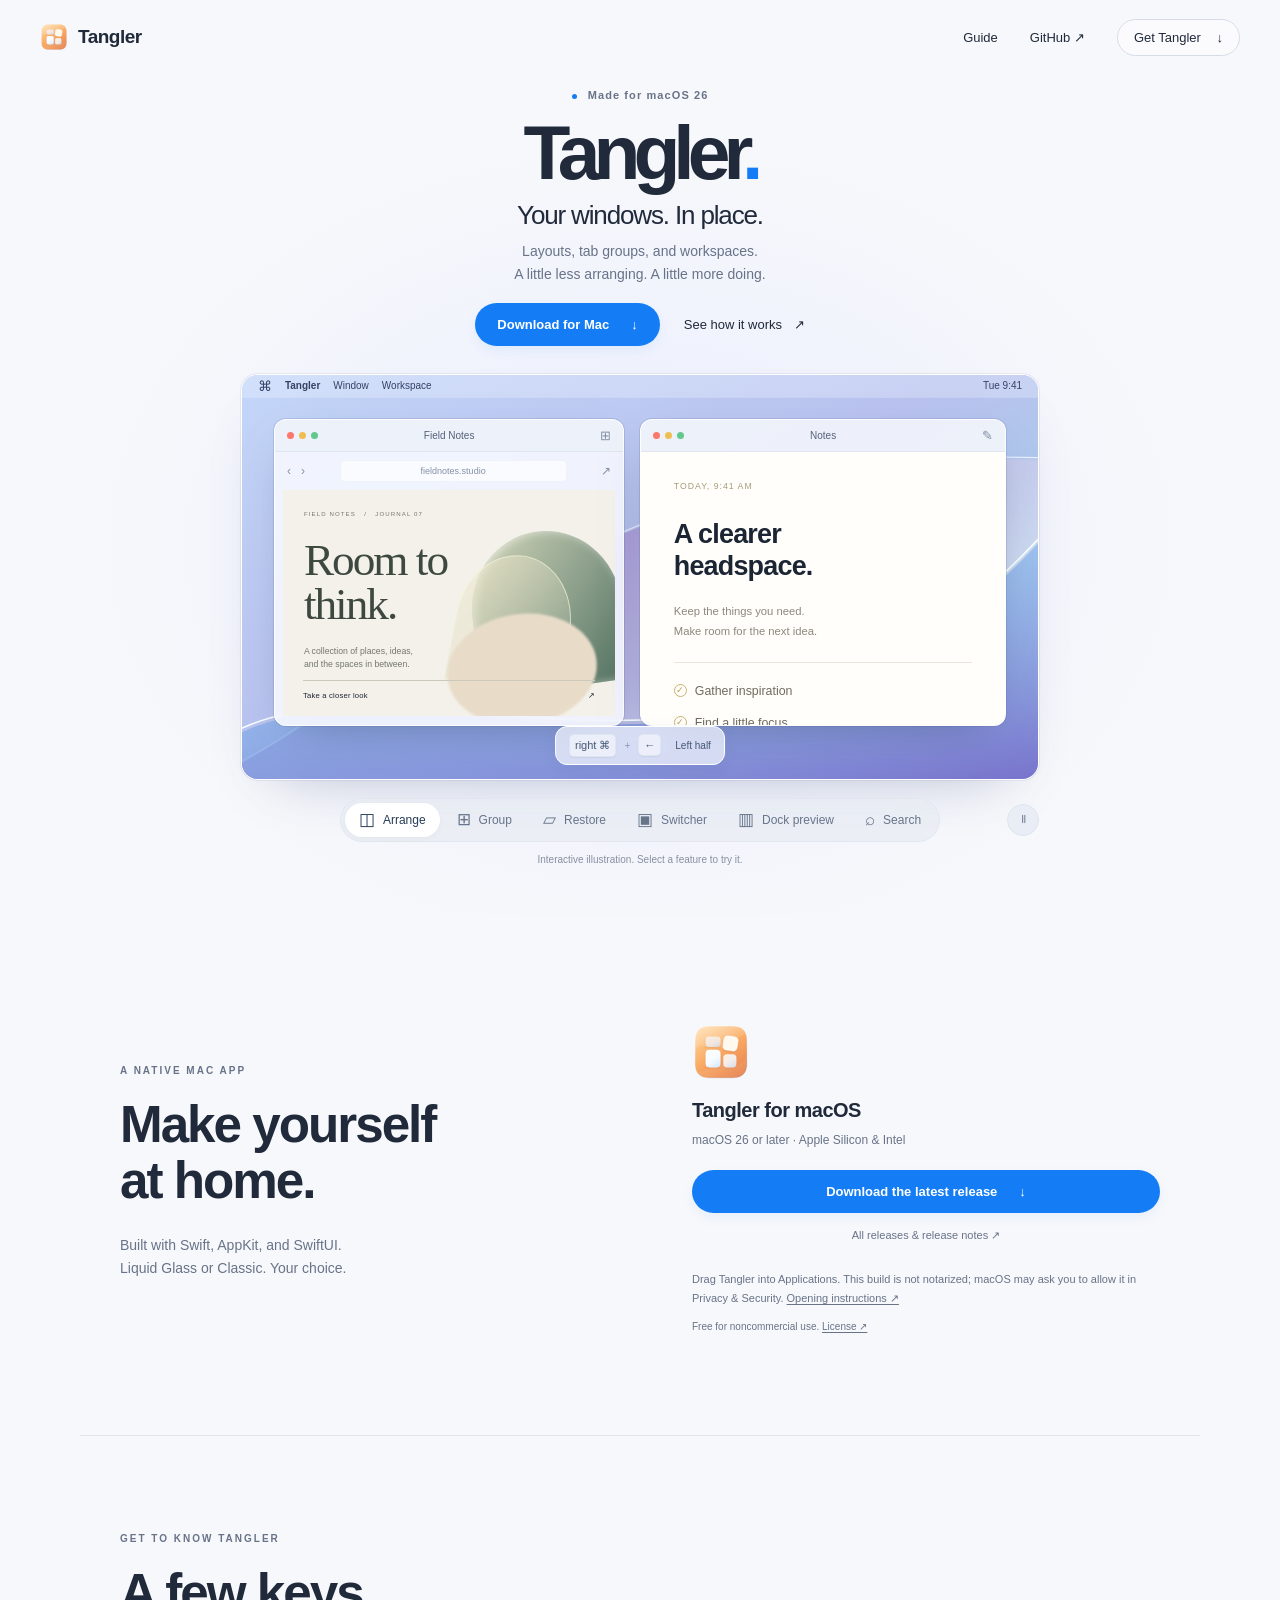
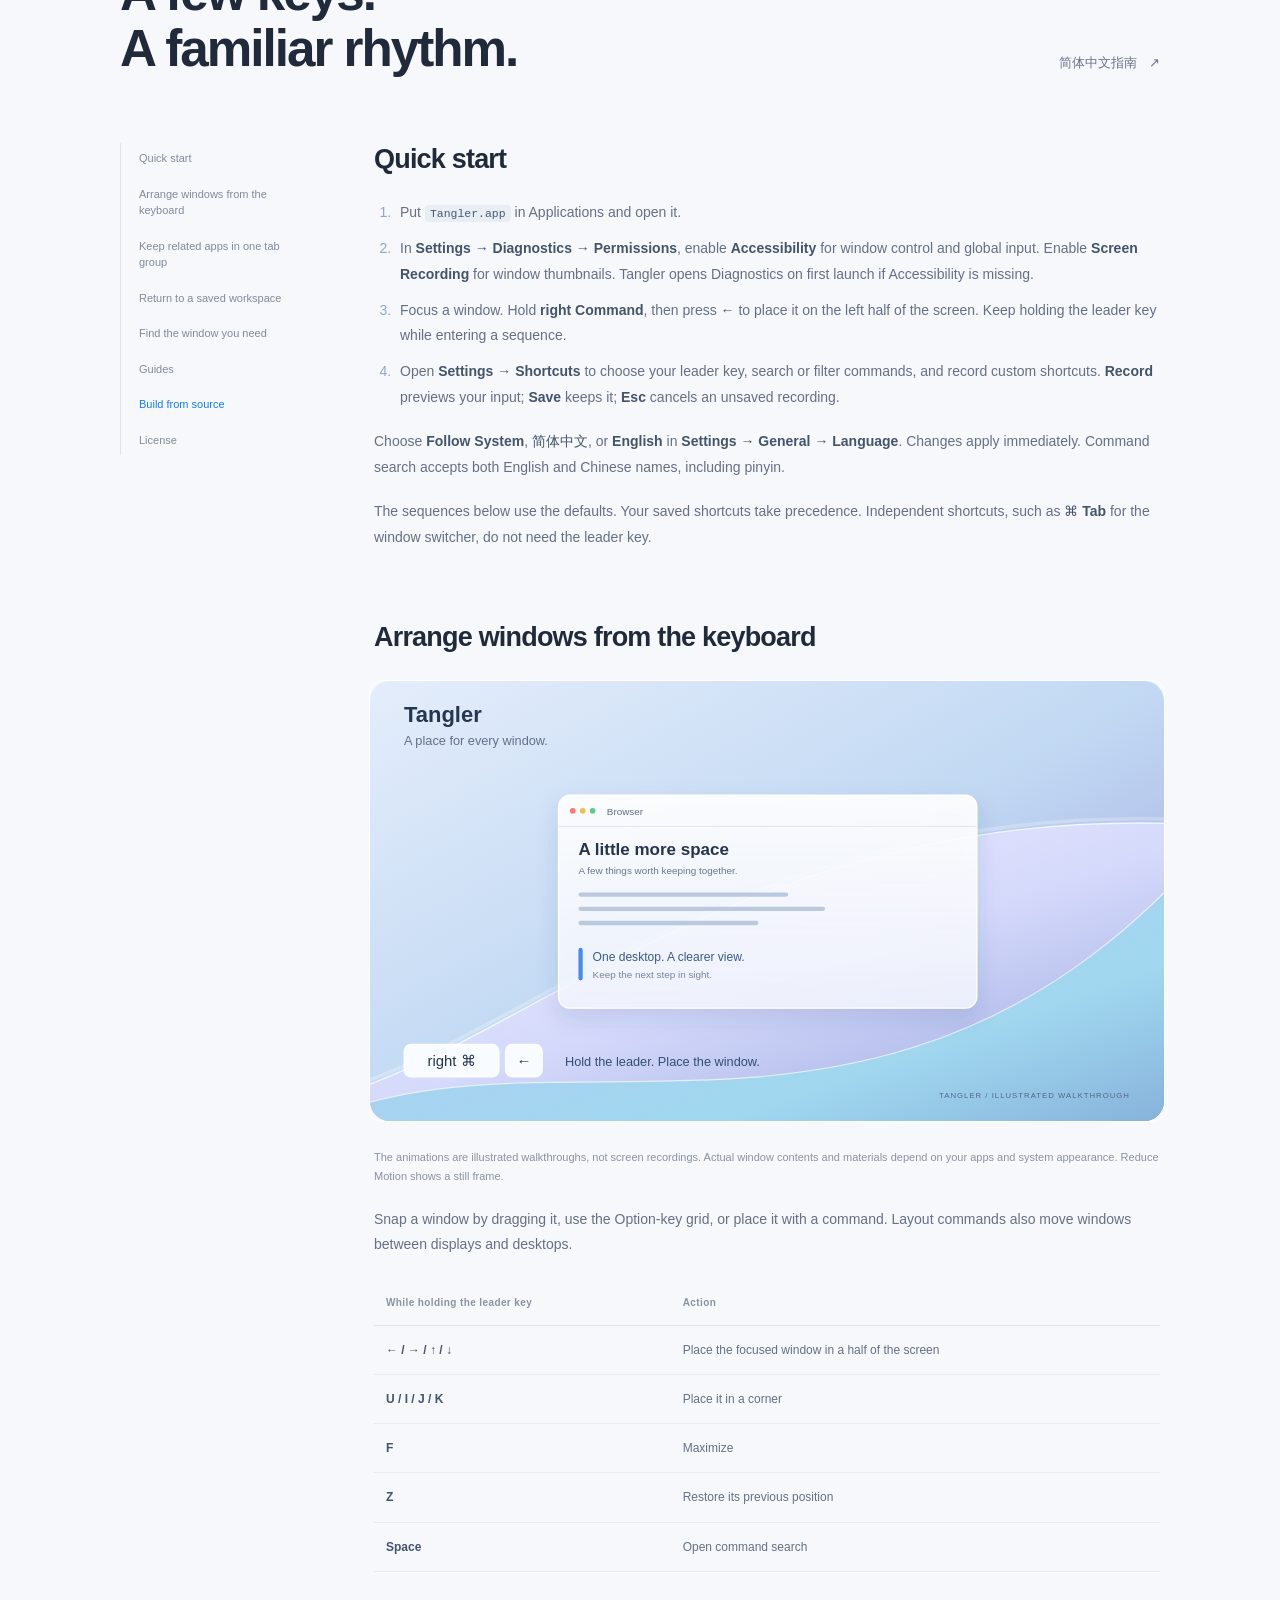
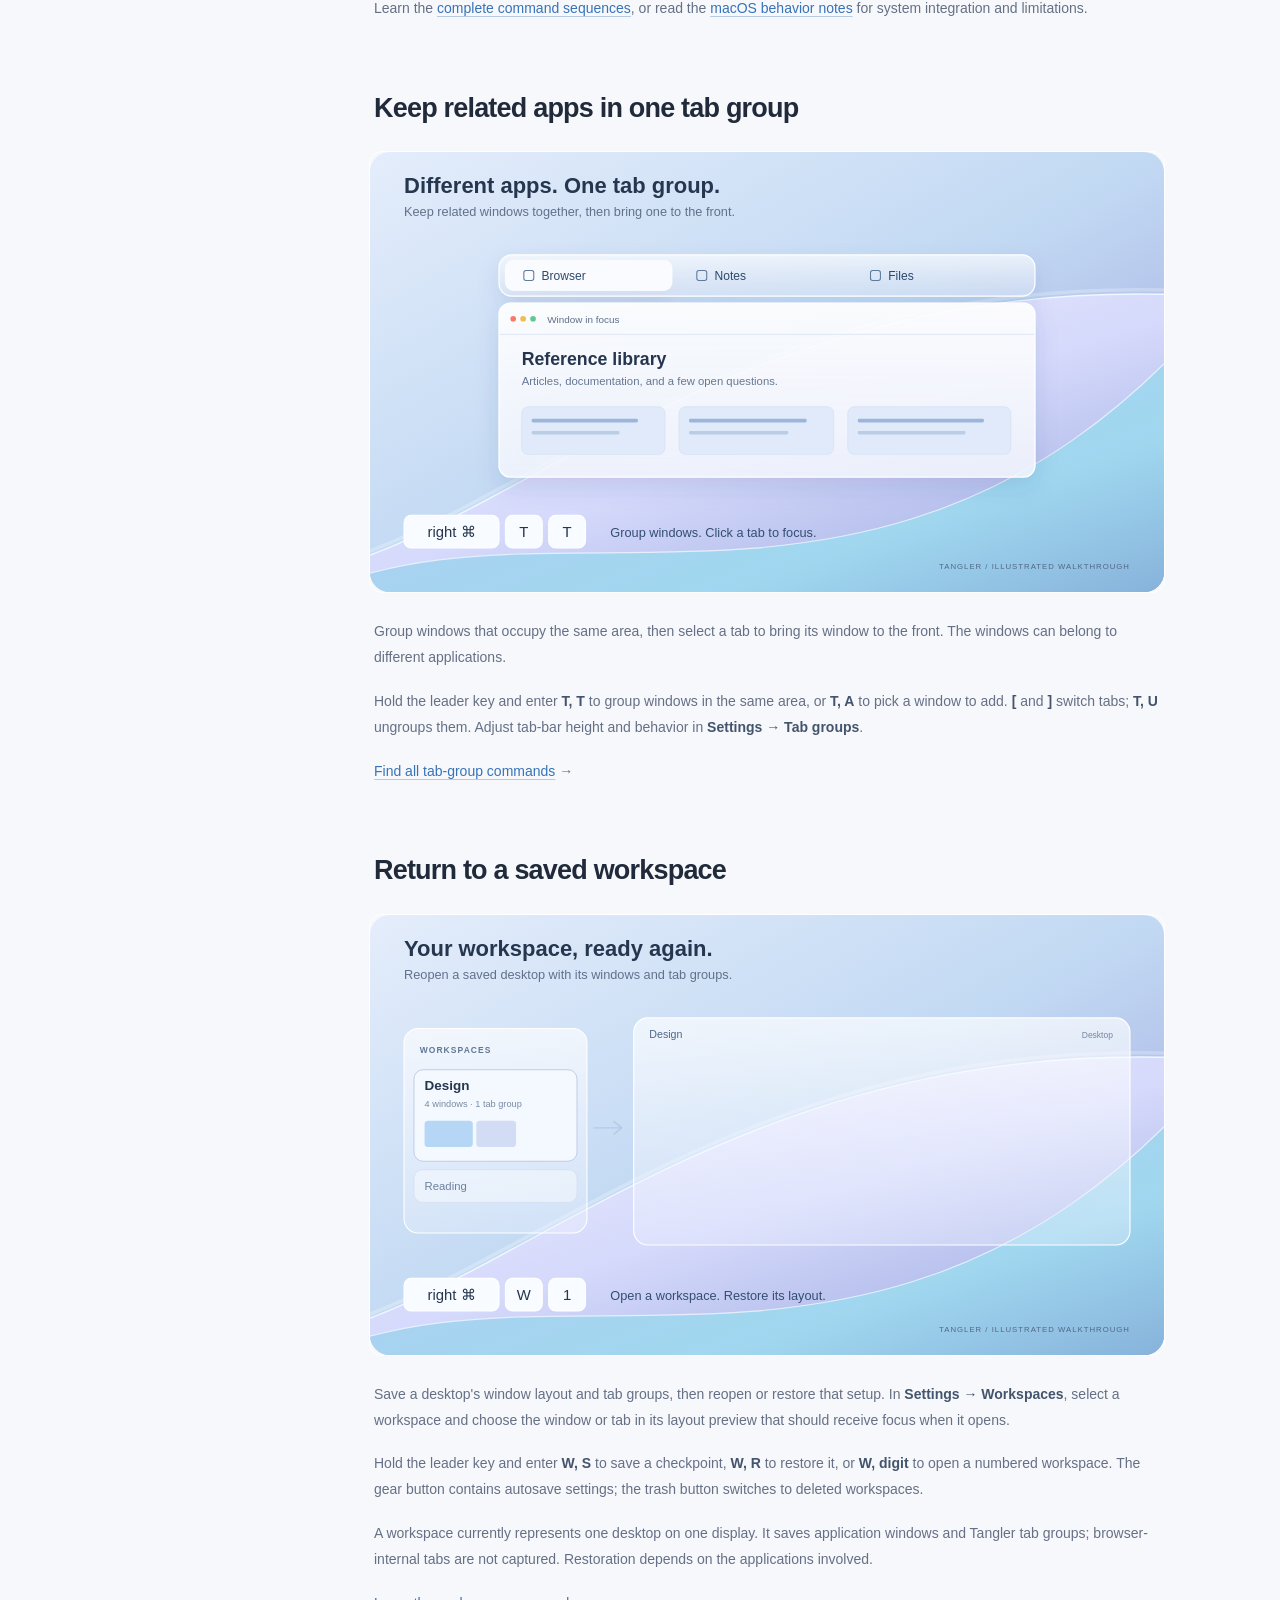
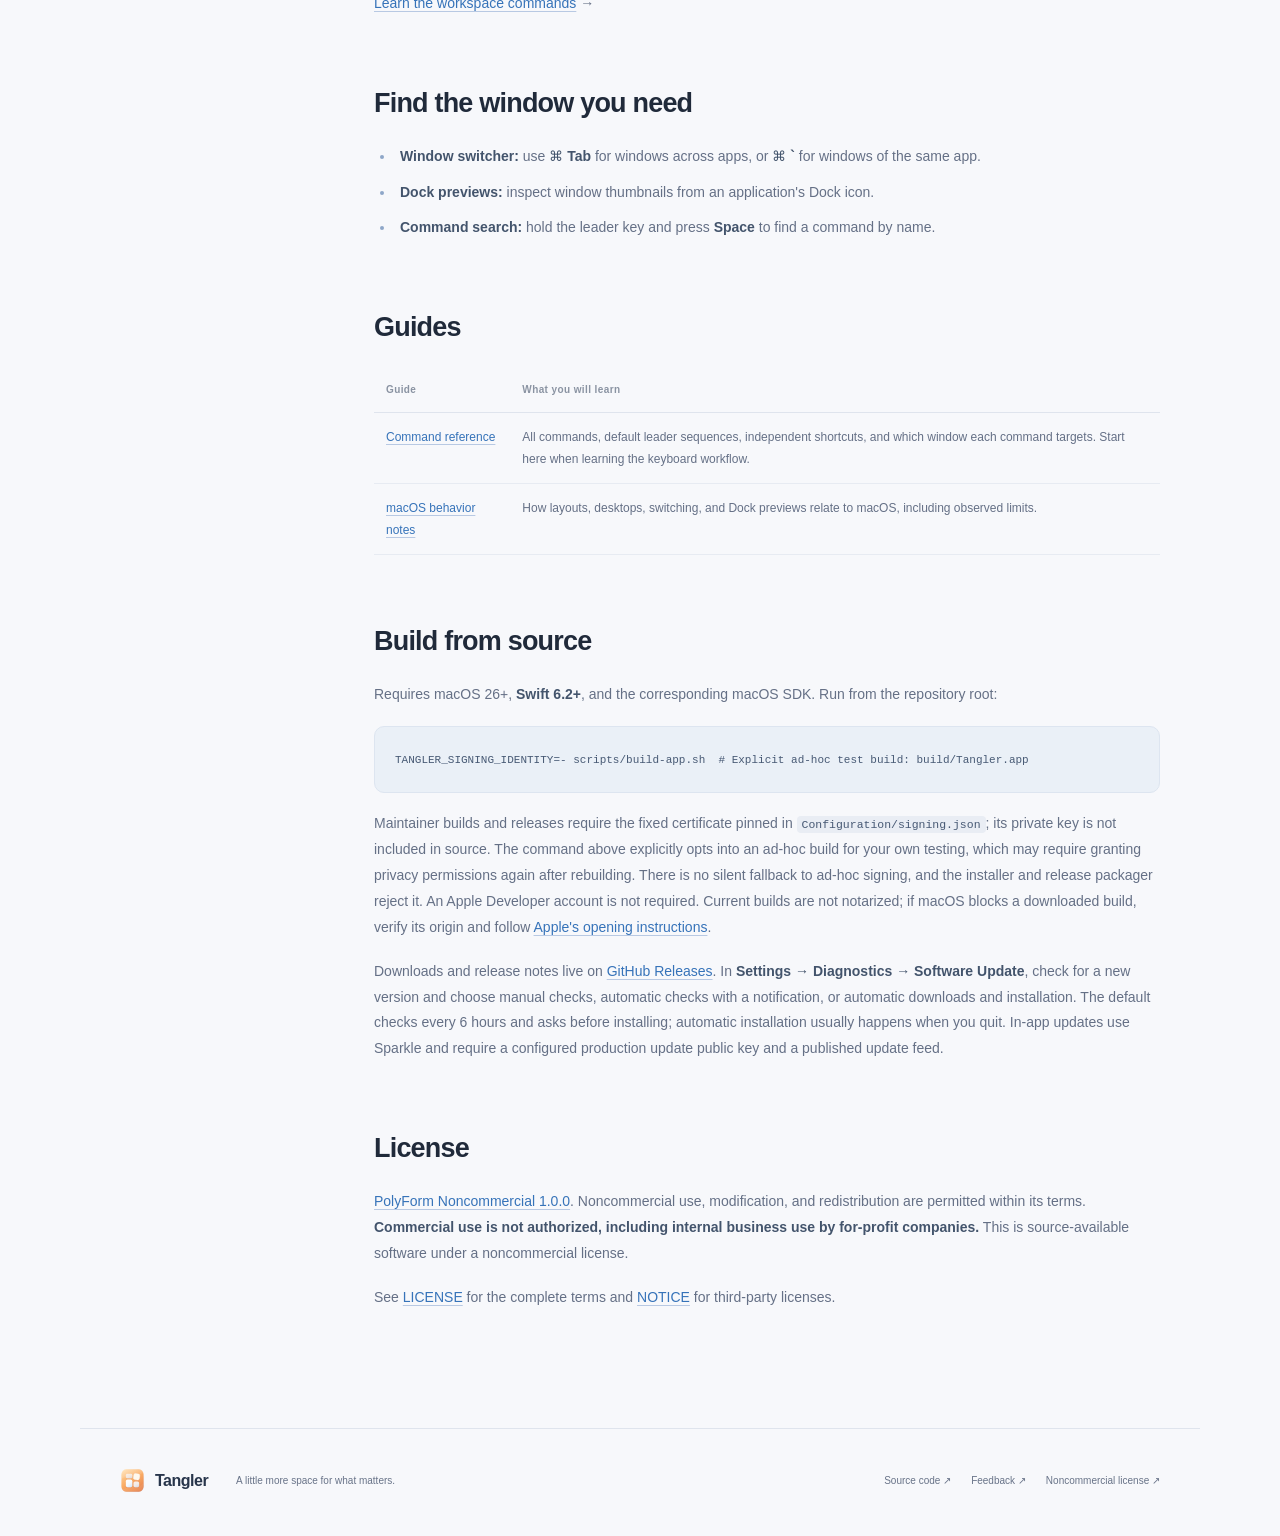
<file: index.html>
<!doctype html>
<html lang="en">
  <head>
    <meta charset="utf-8" />
    <meta name="viewport" content="width=device-width, initial-scale=1" />
    <meta
      name="description"
      content="Tangler is a native macOS window manager. Arrange windows, group apps into tabs, and restore saved workspaces."
    />
    <meta name="theme-color" content="#f5f6fa" />
    <meta property="og:title" content="Tangler — Your windows. In place." />
    <meta
      property="og:description"
      content="Keyboard-driven layouts, cross-app tab groups, and saved workspaces for macOS."
    />
    <meta property="og:type" content="website" />
    <meta
      property="og:image"
      content="https://q1ngsong.github.io/Tangler/docs/assets/banner.svg"
    />
    <link rel="canonical" href="https://q1ngsong.github.io/Tangler/" />
    <link rel="icon" href="site/mark.svg" type="image/svg+xml" />
    <link rel="stylesheet" href="site/style.css" />
    <script src="site/main.js" defer></script>
    <title>Tangler — Your windows. In place.</title>
  </head>
  <body>
    <a class="skip-link" href="#guide">Skip to the guide</a>
    <header class="site-header">
      <a class="brand" href="#top" aria-label="Tangler home"
        ><img src="site/mark.svg" width="28" height="28" alt="" />Tangler</a
      >
      <nav aria-label="Main navigation">
        <a href="#guide">Guide</a>
        <a href="https://github.com/Q1ngSong/Tangler"
          >GitHub <span aria-hidden="true">↗</span></a
        >
        <a class="nav-download" href="#download"
          >Get Tangler <span aria-hidden="true">↓</span></a
        >
      </nav>
    </header>
    <main>
      <section class="hero" id="top" aria-labelledby="hero-title">
        <div class="hero-copy">
          <p class="eyebrow">
            <span class="status-dot"></span> Made for macOS 26
          </p>
          <h1 id="hero-title">Tangler<span class="wordmark-dot">.</span></h1>
          <p class="hero-promise">Your windows. In place.</p>
          <p class="hero-description">
            Layouts, tab groups, and workspaces.<br />A little less arranging. A
            little more doing.
          </p>
          <div class="hero-actions">
            <a class="button primary" href="#download"
              >Download for Mac <span aria-hidden="true">↓</span></a
            ><a class="text-link" href="#guide"
              >See how it works <span aria-hidden="true">↗</span></a
            >
          </div>
        </div>
        <div class="demo-wrap">
          <div
            class="desktop"
            data-mode="layout"
            data-scene="layout"
            data-phase="rest"
            data-active="browser"
            role="group"
            aria-label="Interactive illustration of Tangler window management"
          >
            <svg
              class="wallpaper"
              viewBox="0 0 1200 610"
              preserveAspectRatio="xMidYMid slice"
              aria-hidden="true"
            >
              <defs>
                <linearGradient id="compass-blue" x2="0.8" y2="1">
                  <stop stop-color="#64d2ff" /><stop offset="1" stop-color="#1878db" />
                </linearGradient>
                <symbol id="preview-safari" viewBox="0 0 64 64">
                  <rect x="3" y="3" width="58" height="58" rx="14" fill="#f9fcff" stroke="#fff" />
                  <circle cx="32" cy="32" r="23" fill="url(#compass-blue)" />
                  <circle cx="32" cy="32" r="19.5" fill="none" stroke="#fff" stroke-opacity=".7" stroke-width=".8" />
                  <path d="M32 11v4m0 34v4M11 32h4m34 0h4M17 17l3 3m24 24 3 3M17 47l3-3m24-24 3-3" stroke="#fff" stroke-width="1.4" stroke-linecap="round" />
                  <path d="m43 20-7 16-16 8 8-16Z" fill="#fff" />
                  <path d="m43 20-7 16-8-8Z" fill="#fa7067" />
                  <circle cx="32" cy="32" r="2" fill="#fff" />
                </symbol>
                <symbol id="preview-notes" viewBox="0 0 64 64">
                  <rect x="3" y="3" width="58" height="58" rx="14" fill="#fffef9" stroke="#fff" />
                  <path d="M17 3h30a14 14 0 0 1 14 14v7H3v-7A14 14 0 0 1 17 3Z" fill="#f3ce62" />
                  <path d="M3 24h58" stroke="#dfb951" />
                  <path d="M15 34h34M15 42h34M15 50h24" stroke="#c9c6ba" stroke-width="2" stroke-linecap="round" />
                </symbol>
                <symbol id="preview-files" viewBox="0 0 64 64">
                  <rect x="3" y="3" width="58" height="58" rx="14" fill="#eff8ff" stroke="#fff" />
                  <path d="M12 21a4 4 0 0 1 4-4h13l5 5h14a4 4 0 0 1 4 4v20a4 4 0 0 1-4 4H16a4 4 0 0 1-4-4Z" fill="#75bff2" />
                  <path d="M12 28h40" stroke="#c4e9ff" stroke-width="2" />
                </symbol>
                <linearGradient id="sky" x2="1" y2="1">
                  <stop stop-color="#c3d6f8" />
                  <stop offset=".46" stop-color="#b9c2ef" />
                  <stop offset="1" stop-color="#91d5e2" />
                </linearGradient>
                <linearGradient id="flow" x2=".5" y2="1">
                  <stop stop-color="#e4f9ff" stop-opacity=".35" />
                  <stop offset=".48" stop-color="#86b9ed" stop-opacity=".65" />
                  <stop offset="1" stop-color="#7872cc" />
                </linearGradient>
                <linearGradient id="lilac" x2="1" y2=".4">
                  <stop stop-color="#7982cc" />
                  <stop offset=".5" stop-color="#b0a3dd" />
                  <stop offset="1" stop-color="#d7eff8" />
                </linearGradient>
              </defs>
              <path fill="url(#sky)" d="M0 0h1200v610H0z" />
              <g class="ribbon ribbon-back">
                <path
                  d="M-180 620C95 696 407 28 1350 140L1370 690H-180Z"
                  fill="url(#lilac)"
                />
                <path
                  d="M-180 617C95 693 407 25 1350 137"
                  fill="none"
                  stroke="#e7edff"
                  stroke-width="2"
                />
              </g>
              <g class="ribbon ribbon-front">
                <path
                  d="M-140 692C65 220 735 897 1290 146L1390 720H-140Z"
                  fill="url(#flow)"
                />
                <path
                  d="M-140 686C65 214 735 891 1290 140"
                  fill="none"
                  stroke="#f6ffff"
                  stroke-width="2.5"
                />
              </g>
            </svg>
            <div class="desktop-menubar" aria-hidden="true">
              <span class="mini-mark">⌘</span><strong>Tangler</strong
              ><span>Window</span><span>Workspace</span
              ><span class="menubar-right">Tue 9:41</span>
            </div>
            <div class="workspace-label">
              <span class="tiny-stack" aria-hidden="true">▱</span> Design
              workspace <span class="workspace-check">✓</span>
            </div>
            <div class="app-window browser-window">
              <div class="window-chrome">
                <span class="traffic" aria-hidden="true"
                  ><i></i><i></i><i></i></span
                ><span class="window-title">Field Notes</span
                ><span class="window-tool" aria-hidden="true">⊞</span>
              </div>
              <div class="browser-address" aria-hidden="true">
                <span>‹ &nbsp; ›</span><span class="url">fieldnotes.studio</span
                ><span>↗</span>
              </div>
              <div class="browser-page">
                <div class="editorial-label">
                  FIELD NOTES &nbsp; / &nbsp; JOURNAL 07
                </div>
                <h2>Room to<br />think.</h2>
                <div class="editorial-art" aria-hidden="true">
                  <span></span><i></i><b></b>
                </div>
                <p>
                  A collection of places, ideas,<br />and the spaces in between.
                </p>
                <span class="editorial-footer"
                  >Take a closer look <span>↗</span></span
                >
              </div>
            </div>
            <div class="app-window reading-window" aria-hidden="true">
              <div class="window-chrome">
                <span class="traffic" aria-hidden="true"><i></i><i></i><i></i></span>
                <span class="window-title">Reading list</span>
              </div>
              <div class="reading-page">
                <p>FIELD NOTES / SAVED FOR LATER</p>
                <h2>A little<br />inspiration.</h2>
                <div class="reading-lines" aria-hidden="true"></div>
              </div>
            </div>
            <div class="app-window notes-window">
              <div class="window-chrome">
                <span class="traffic" aria-hidden="true"
                  ><i></i><i></i><i></i></span
                ><span class="window-title">Notes</span
                ><span class="window-tool" aria-hidden="true">✎</span>
              </div>
              <div class="note-page">
                <p class="note-date">TODAY, 9:41 AM</p>
                <h2>A clearer<br />headspace.</h2>
                <p>
                  Keep the things you need.<br />Make room for the next idea.
                </p>
                <div class="note-rule"></div>
                <div class="note-check"><span>✓</span> Gather inspiration</div>
                <div class="note-check"><span>✓</span> Find a little focus</div>
                <div class="note-check">
                  <span class="empty-check"></span> Make something good
                </div>
                <p class="note-signature">One thing at a time.</p>
              </div>
            </div>
            <div class="app-window files-window" aria-hidden="true">
              <div class="window-chrome">
                <span class="traffic"><i></i><i></i><i></i></span
                ><span class="window-title">Ideas</span>
              </div>
              <div class="folder-icon"></div>
              <p>Everything, together.</p>
            </div>
            <div class="tab-group" role="group" aria-label="Preview app tabs">
              <button data-app="browser" aria-pressed="true">
                <span class="app-icon safari-icon">↗</span>Field Notes</button
              ><button data-app="notes" aria-pressed="false">
                <span class="app-icon notes-icon">≡</span>Notes</button
              ><span class="tab-add" aria-hidden="true">+</span>
            </div>
            <div class="preview-panel switcher-preview" role="group" aria-label="Window switcher preview" aria-hidden="true" inert>
              <div class="preview-heading"><strong>Every window, in view.</strong><span>Choose one to focus</span></div>
              <div class="switcher-windows"></div>
            </div>
            <div class="preview-panel dock-preview" role="group" aria-label="Dock window previews" aria-hidden="true" inert>
              <div class="preview-heading"><strong class="dock-preview-title">Safari</strong><span>Choose a window</span></div>
              <div class="dock-windows"></div>
            </div>
            <div class="dock-stage" role="group" aria-label="Preview Dock apps" aria-hidden="true" inert>
              <button class="dock-app" data-app="browser" aria-label="Preview Safari windows" aria-pressed="true"><svg class="dock-icon" viewBox="0 0 64 64" aria-hidden="true"><use href="#preview-safari" /></svg></button>
              <button class="dock-app" data-app="notes" aria-label="Preview Notes windows" aria-pressed="false"><svg class="dock-icon" viewBox="0 0 64 64" aria-hidden="true"><use href="#preview-notes" /></svg></button>
            </div>
            <div class="preview-panel search-preview" role="group" aria-label="Command search preview" aria-hidden="true" inert>
              <label class="search-field">
                <svg viewBox="0 0 24 24" fill="none" stroke="currentColor" stroke-width="1.7" aria-hidden="true"><circle cx="10.5" cy="10.5" r="6.5"/><path d="m16 16 5 5"/></svg>
                <input class="command-search-input" type="search" aria-label="Search demo commands and windows" placeholder="Search commands and windows…" autocomplete="off" spellcheck="false" />
              </label>
              <div class="search-results"></div>
              <p class="search-empty" hidden>No matches. Try “Notes” or “Layout”.</p>
              <div class="search-footer"><span class="search-count">4 results</span><span>↵ Run first result · Esc close</span></div>
            </div>
            <div class="snap-outline" aria-hidden="true"></div>
            <div class="command-hint">
              <kbd>right ⌘</kbd><span class="command-plus">+</span
              ><kbd class="demo-key">←</kbd
              ><span class="command-label">Left half</span>
            </div>
          </div>
          <div class="demo-toolbar">
            <div
              class="mode-picker"
              role="group"
              aria-label="Choose a feature to preview"
            >
              <button data-mode="layout" aria-pressed="true">
                <span aria-hidden="true">◫</span> Arrange</button
              ><button data-mode="tabs" aria-pressed="false">
                <span aria-hidden="true">⊞</span> Group</button
              ><button data-mode="workspace" aria-pressed="false">
                <span aria-hidden="true">▱</span> Restore
              </button><button data-mode="switcher" aria-pressed="false">
                <span aria-hidden="true">▣</span> Switcher
              </button><button data-mode="dock" aria-pressed="false">
                <span aria-hidden="true">▥</span> Dock preview
              </button><button data-mode="search" aria-pressed="false">
                <span aria-hidden="true">⌕</span> Search
              </button>
            </div>
            <button
              class="motion-toggle"
              type="button"
              aria-pressed="true"
              aria-label="Pause automatic preview"
            >
              <span class="motion-symbol" aria-hidden="true">Ⅱ</span>
            </button>
          </div>
          <p class="demo-caption">
            Interactive illustration. Select a feature to try it.
          </p>
          <p class="sr-only" role="status" id="demo-status"></p>
        </div>
      </section>
      <section
        class="download-section section-width"
        id="download"
        aria-labelledby="download-title"
      >
        <div>
          <p class="eyebrow">A NATIVE MAC APP</p>
          <h2 id="download-title">Make yourself<br />at home.</h2>
          <p>
            Built with Swift, AppKit, and SwiftUI.<br />Liquid Glass or Classic.
            Your choice.
          </p>
        </div>
        <div class="download-details">
          <img
            class="download-mark"
            src="site/mark.svg"
            alt=""
            width="58"
            height="58"
          />
          <h3>Tangler for macOS</h3>
          <p>macOS 26 or later · Apple Silicon &amp; Intel</p>
          <a
            class="button primary"
            href="https://github.com/Q1ngSong/Tangler/releases/latest"
            >Download the latest release <span aria-hidden="true">↓</span></a
          ><a
            class="release-link"
            href="https://github.com/Q1ngSong/Tangler/releases"
            >All releases &amp; release notes
            <span aria-hidden="true">↗</span></a
          >
          <p class="install-note">
            Drag Tangler into Applications. This build is not notarized; macOS
            may ask you to allow it in Privacy &amp; Security.
            <a href="https://support.apple.com/en-us/102445"
              >Opening instructions ↗</a
            >
          </p>
          <p class="license-note">
            Free for noncommercial use.
            <a href="https://github.com/Q1ngSong/Tangler/blob/main/LICENSE"
              >License ↗</a
            >
          </p>
        </div>
      </section>
      <section
        class="guide-section section-width"
        id="guide"
        aria-labelledby="guide-title"
      >
        <div class="guide-heading">
          <p class="eyebrow">GET TO KNOW TANGLER</p>
          <h2 id="guide-title">A few keys.<br />A familiar rhythm.</h2>
          <a
            class="text-link"
            href="https://github.com/Q1ngSong/Tangler/blob/main/docs/README.zh-CN.md"
            >简体中文指南 <span aria-hidden="true">↗</span></a
          >
        </div>
        <div class="guide-layout">
          <aside class="guide-nav" aria-label="Guide sections"><a href="#quick-start">Quick start</a>
<a href="#arrange-windows-from-the-keyboard">Arrange windows from the keyboard</a>
<a href="#keep-related-apps-in-one-tab-group">Keep related apps in one tab group</a>
<a href="#return-to-a-saved-workspace">Return to a saved workspace</a>
<a href="#find-the-window-you-need">Find the window you need</a>
<a href="#guides">Guides</a>
<a href="#build-from-source">Build from source</a>
<a href="#license">License</a></aside>
          <article class="readme-content"><h2 id="quick-start">Quick start</h2>
<ol>
<li>Put <code>Tangler.app</code> in Applications and open it.</li>
<li>In <strong>Settings → Diagnostics → Permissions</strong>, enable <strong>Accessibility</strong> for window control and global input. Enable <strong>Screen Recording</strong> for window thumbnails. Tangler opens Diagnostics on first launch if Accessibility is missing.</li>
<li>Focus a window. Hold <strong>right Command</strong>, then press <strong>←</strong> to place it on the left half of the screen. Keep holding the leader key while entering a sequence.</li>
<li>Open <strong>Settings → Shortcuts</strong> to choose your leader key, search or filter commands, and record custom shortcuts. <strong>Record</strong> previews your input; <strong>Save</strong> keeps it; <strong>Esc</strong> cancels an unsaved recording.</li>
</ol>
<p>Choose <strong>Follow System</strong>, <strong>简体中文</strong>, or <strong>English</strong> in <strong>Settings → General → Language</strong>. Changes apply immediately. Command search accepts both English and Chinese names, including pinyin.</p>
<p>The sequences below use the defaults. Your saved shortcuts take precedence. Independent shortcuts, such as <strong>⌘ Tab</strong> for the window switcher, do not need the leader key.</p>
<h2 id="arrange-windows-from-the-keyboard">Arrange windows from the keyboard</h2>
<p><img src="docs/assets/layout-demo.svg" alt="Animated illustration of a window moving into the left half of a desktop after a leader-key command." loading="lazy" decoding="async" /></p>
<p><em>The animations are illustrated walkthroughs, not screen recordings. Actual window contents and materials depend on your apps and system appearance. Reduce Motion shows a still frame.</em></p>
<p>Snap a window by dragging it, use the Option-key grid, or place it with a command. Layout commands also move windows between displays and desktops.</p>
<table>
<thead>
<tr>
<th>While holding the leader key</th>
<th>Action</th>
</tr>
</thead>
<tbody>
<tr>
<td><strong>← / → / ↑ / ↓</strong></td>
<td>Place the focused window in a half of the screen</td>
</tr>
<tr>
<td><strong>U / I / J / K</strong></td>
<td>Place it in a corner</td>
</tr>
<tr>
<td><strong>F</strong></td>
<td>Maximize</td>
</tr>
<tr>
<td><strong>Z</strong></td>
<td>Restore its previous position</td>
</tr>
<tr>
<td><strong>Space</strong></td>
<td>Open command search</td>
</tr>
</tbody>
</table>
<p>Learn the <a href="https://github.com/Q1ngSong/Tangler/blob/main/docs/COMMANDS.md">complete command sequences</a>, or read the <a href="https://github.com/Q1ngSong/Tangler/blob/main/docs/COMMANDS.macos.md">macOS behavior notes</a> for system integration and limitations.</p>
<h2 id="keep-related-apps-in-one-tab-group">Keep related apps in one tab group</h2>
<p><img src="docs/assets/tabs-demo.svg" alt="Animated illustration of a cross-app tab group switching from a browser window to notes." loading="lazy" decoding="async" /></p>
<p>Group windows that occupy the same area, then select a tab to bring its window to the front. The windows can belong to different applications.</p>
<p>Hold the leader key and enter <strong>T, T</strong> to group windows in the same area, or <strong>T, A</strong> to pick a window to add. <strong>[</strong> and <strong>]</strong> switch tabs; <strong>T, U</strong> ungroups them. Adjust tab-bar height and behavior in <strong>Settings → Tab groups</strong>.</p>
<p><a href="https://github.com/Q1ngSong/Tangler/blob/main/docs/COMMANDS.md">Find all tab-group commands</a> →</p>
<h2 id="return-to-a-saved-workspace">Return to a saved workspace</h2>
<p><img src="docs/assets/workspace-demo.svg" alt="Animated illustration of opening a saved workspace and restoring its windows and tab group." loading="lazy" decoding="async" /></p>
<p>Save a desktop's window layout and tab groups, then reopen or restore that setup. In <strong>Settings → Workspaces</strong>, select a workspace and choose the window or tab in its layout preview that should receive focus when it opens.</p>
<p>Hold the leader key and enter <strong>W, S</strong> to save a checkpoint, <strong>W, R</strong> to restore it, or <strong>W, digit</strong> to open a numbered workspace. The gear button contains autosave settings; the trash button switches to deleted workspaces.</p>
<p>A workspace currently represents one desktop on one display. It saves application windows and Tangler tab groups; browser-internal tabs are not captured. Restoration depends on the applications involved.</p>
<p><a href="https://github.com/Q1ngSong/Tangler/blob/main/docs/COMMANDS.md">Learn the workspace commands</a> →</p>
<h2 id="find-the-window-you-need">Find the window you need</h2>
<ul>
<li><strong>Window switcher:</strong> use <strong>⌘ Tab</strong> for windows across apps, or <strong>⌘ `</strong> for windows of the same app.</li>
<li><strong>Dock previews:</strong> inspect window thumbnails from an application's Dock icon.</li>
<li><strong>Command search:</strong> hold the leader key and press <strong>Space</strong> to find a command by name.</li>
</ul>
<h2 id="guides">Guides</h2>
<table>
<thead>
<tr>
<th>Guide</th>
<th>What you will learn</th>
</tr>
</thead>
<tbody>
<tr>
<td><a href="https://github.com/Q1ngSong/Tangler/blob/main/docs/COMMANDS.md">Command reference</a></td>
<td>All commands, default leader sequences, independent shortcuts, and which window each command targets. Start here when learning the keyboard workflow.</td>
</tr>
<tr>
<td><a href="https://github.com/Q1ngSong/Tangler/blob/main/docs/COMMANDS.macos.md">macOS behavior notes</a></td>
<td>How layouts, desktops, switching, and Dock previews relate to macOS, including observed limits.</td>
</tr>
</tbody>
</table>
<h2 id="build-from-source">Build from source</h2>
<p>Requires macOS 26+, <strong>Swift 6.2+</strong>, and the corresponding macOS SDK. Run from the repository root:</p>
<pre><code class="language-sh">TANGLER_SIGNING_IDENTITY=- scripts/build-app.sh  # Explicit ad-hoc test build: build/Tangler.app
</code></pre>
<p>Maintainer builds and releases require the fixed certificate pinned in <code>Configuration/signing.json</code>; its private key is not included in source. The command above explicitly opts into an ad-hoc build for your own testing, which may require granting privacy permissions again after rebuilding. There is no silent fallback to ad-hoc signing, and the installer and release packager reject it. An Apple Developer account is not required. Current builds are not notarized; if macOS blocks a downloaded build, verify its origin and follow <a href="https://support.apple.com/en-us/102445">Apple's opening instructions</a>.</p>
<p>Downloads and release notes live on <a href="https://github.com/Q1ngSong/Tangler/releases">GitHub Releases</a>. In <strong>Settings → Diagnostics → Software Update</strong>, check for a new version and choose manual checks, automatic checks with a notification, or automatic downloads and installation. The default checks every 6 hours and asks before installing; automatic installation usually happens when you quit. In-app updates use Sparkle and require a configured production update public key and a published update feed.</p>
<h2 id="license">License</h2>
<p><a href="https://github.com/Q1ngSong/Tangler/blob/main/LICENSE">PolyForm Noncommercial 1.0.0</a>. Noncommercial use, modification, and redistribution are permitted within its terms. <strong>Commercial use is not authorized, including internal business use by for-profit companies.</strong> This is source-available software under a noncommercial license.</p>
<p>See <a href="https://github.com/Q1ngSong/Tangler/blob/main/LICENSE">LICENSE</a> for the complete terms and <a href="https://github.com/Q1ngSong/Tangler/blob/main/NOTICE">NOTICE</a> for third-party licenses.</p>
</article>
        </div>
      </section>
    </main>
    <footer class="section-width">
      <a class="brand" href="#top"
        ><img src="site/mark.svg" width="25" height="25" alt="" />Tangler</a
      >
      <p>A little more space for what matters.</p>
      <div>
        <a href="https://github.com/Q1ngSong/Tangler">Source code ↗</a
        ><a href="https://github.com/Q1ngSong/Tangler/issues">Feedback ↗</a
        ><a href="https://github.com/Q1ngSong/Tangler/blob/main/LICENSE"
          >Noncommercial license ↗</a
        >
      </div>
    </footer>
  </body>
</html>
</file>
<file: site/style.css>
@charset "UTF-8";
:root {
  color-scheme: light;
  --ink: #202a3a;
  --muted: #687388;
  --paper: #f7f8fb;
  --blue: #147df5;
  --line: #dfe4ed;
  --header-height: 74px;
  font-family: -apple-system, BlinkMacSystemFont, "Segoe UI", sans-serif;
  font-synthesis: none;
  scroll-behavior: smooth;
  scroll-padding-top: 100px;
}
* {
  box-sizing: border-box;
}
body {
  margin: 0;
  background: var(--paper);
  color: var(--ink);
  -webkit-font-smoothing: antialiased;
}
a {
  color: inherit;
  text-decoration: none;
}
button {
  font: inherit;
  color: inherit;
  cursor: pointer;
}
a,
button {
  -webkit-tap-highlight-color: transparent;
}
button:focus-visible,
a:focus-visible {
  outline: 3px solid var(--blue);
  outline-offset: 5px;
}
button {
  border: 0;
}
img,
svg {
  max-width: 100%;
}
.sr-only {
  position: absolute;
  width: 1px;
  height: 1px;
  padding: 0;
  overflow: hidden;
  clip: rect(0, 0, 0, 0);
  white-space: nowrap;
}
.skip-link {
  position: fixed;
  top: 10px;
  left: 10px;
  z-index: 100;
  background: white;
  padding: 12px;
  transform: translateY(-150%);
}
.skip-link:focus {
  transform: none;
}
.site-header {
  height: var(--header-height);
  display: flex;
  align-items: center;
  justify-content: space-between;
  max-width: 1280px;
  padding: 0 40px;
  margin: 0 auto;
  position: relative;
  z-index: 10;
}
.brand {
  display: inline-flex;
  align-items: center;
  gap: 10px;
  font-size: 19px;
  font-weight: 650;
  letter-spacing: -0.5px;
}
.site-header nav {
  display: flex;
  align-items: center;
  gap: 32px;
  font-size: 13px;
  font-weight: 500;
}
.site-header nav a {
  transition: color 0.2s;
}
.site-header nav a:hover,
.text-link:hover {
  color: var(--blue);
}
.nav-download {
  padding: 10px 16px;
  border: 1px solid #d5dce8;
  border-radius: 22px;
  background: #ffffff75;
}
.nav-download span {
  margin-left: 12px;
}
.hero {
  position: relative;
  overflow: hidden;
  padding: 24px 0 52px;
  background: radial-gradient(ellipse at 50% 56%, #e9edff 0, transparent 61%);
}
.hero-copy {
  text-align: center;
  position: relative;
  z-index: 2;
  padding: 0 24px;
  animation: arrive 0.75s both;
}
.eyebrow {
  font-size: 10px;
  letter-spacing: 2px;
  font-weight: 650;
  color: var(--muted);
  line-height: 1.7;
  margin: 0 0 18px;
}
.hero .eyebrow {
  font-size: 11px;
  letter-spacing: 1.1px;
  text-transform: none;
  margin-bottom: 8px;
}
.status-dot {
  display: inline-block;
  width: 5px;
  height: 5px;
  border-radius: 50%;
  background: #147df5;
  vertical-align: middle;
  margin-right: 7px;
}
.hero h1 {
  font-size: clamp(66px, 7.3vw, 108px);
  line-height: 1.02;
  letter-spacing: -7px;
  font-weight: 650;
  margin: 0;
}
.wordmark-dot {
  color: var(--blue);
}
.hero-promise {
  font-size: clamp(21px, 2.25vw, 32px);
  letter-spacing: -1.15px;
  line-height: 1.25;
  margin: 12px 0;
}
.hero-description {
  font-size: 14px;
  color: var(--muted);
  line-height: 1.7;
  margin: 14px 0 20px;
}
.hero-actions {
  display: flex;
  align-items: center;
  justify-content: center;
  gap: 24px;
}
.button {
  display: inline-flex;
  align-items: center;
  justify-content: center;
  gap: 22px;
  padding: 14px 22px;
  border-radius: 28px;
  font-size: 13px;
  font-weight: 550;
  transition:
    background 0.2s,
    transform 0.2s;
}
.button:hover {
  transform: translateY(-2px);
}
.button.primary {
  background: var(--blue);
  color: #fff;
  box-shadow: 0 5px 12px #147df512;
}
.button.primary:hover {
  background: #086de0;
}
.text-link {
  font-size: 13px;
  font-weight: 500;
  transition: color 0.2s;
}
.text-link span {
  margin-left: 8px;
}
.demo-wrap {
  container-type: inline-size;
  max-width: 1120px;
  margin: 42px auto 0;
  padding: 0 40px;
  animation: arrive 1s 0.12s both;
}
.desktop {
  container-type: inline-size;
  color: #1b2533;
  color-scheme: light;
  position: relative;
  isolation: isolate;
  aspect-ratio: 1200/610;
  border: 1px solid #fff;
  border-radius: 17px;
  overflow: hidden;
  background: #bec9ee;
  box-shadow:
    0 26px 55px -36px #39497565,
    0 0 0 1px #59668918;
}
.wallpaper {
  position: absolute;
  inset: 0;
  width: 100%;
  height: 100%;
  z-index: -2;
}
.ribbon {
  transform-origin: center;
  animation: flow 17s ease-in-out infinite alternate;
}
.ribbon-front {
  animation-delay: -7s;
  animation-duration: 21s;
}
.desktop-menubar {
  height: 5.4%;
  display: flex;
  align-items: center;
  gap: 1.7%;
  padding: 0 2%;
  font-size: clamp(5px, 0.85vw, 10px);
  background: #f5f6ff49;
  box-shadow: 0 1px #fff3;
  color: #354266;
}
.mini-mark {
  font-size: 1.4em;
}
.menubar-right {
  margin-left: auto;
}
.workspace-label {
  position: absolute;
  left: 4%;
  top: 10%;
  display: flex;
  align-items: center;
  gap: 8px;
  padding: 9px 14px;
  border: 1px solid #fff9;
  border-radius: 30px;
  background: #ebf5ff60;
  backdrop-filter: blur(15px);
  font-size: clamp(7px, 0.9vw, 11px);
  opacity: 0;
  transform: translateY(-5px);
  transition:
    opacity 0.55s,
    transform 0.55s;
}
.tiny-stack {
  font-size: 20px;
}
.workspace-check {
  background: #fff7;
  border-radius: 50%;
  width: 16px;
  height: 16px;
  text-align: center;
  line-height: 16px;
  margin-left: 12px;
}
.app-window {
  position: absolute;
  overflow: hidden;
  border: 1px solid #fffffff2;
  border-radius: 12px;
  background: #f6f8ffe8;
  box-shadow:
    0 17px 45px -23px #33486787,
    0 0 0 1px #556a9533;
  transition:
    inset 1s cubic-bezier(0.22, 1, 0.36, 1),
    width 1s cubic-bezier(0.22, 1, 0.36, 1),
    height 1s cubic-bezier(0.22, 1, 0.36, 1),
    opacity 0.55s,
    transform 0.75s,
    box-shadow 0.3s;
  backdrop-filter: blur(22px);
  container-type: inline-size;
}
.window-chrome {
  height: 32px;
  display: flex;
  align-items: center;
  padding: 0 12px;
  background: #e9edf477;
  border-bottom: 1px solid #bbc6d343;
  position: relative;
}
.traffic {
  display: flex;
  gap: 5px;
}
.traffic i {
  width: 7px;
  height: 7px;
  border-radius: 50%;
  background: #fc786e;
}
.traffic i:nth-child(2) {
  background: #efbe53;
}
.traffic i:nth-child(3) {
  background: #63c890;
}
.window-title {
  font-size: 10px;
  position: absolute;
  left: 50%;
  transform: translateX(-50%);
  font-weight: 500;
  white-space: nowrap;
  color: #566178;
}
.window-tool {
  margin-left: auto;
  color: #8190a4;
  font-size: 13px;
}
.browser-window {
  left: 9%;
  top: 13%;
  width: 55%;
  height: 73%;
  z-index: 2;
}
.notes-window {
  left: 57%;
  top: 23%;
  width: 34%;
  height: 63%;
  z-index: 3;
}
.files-window {
  left: 6%;
  top: 23%;
  width: 24%;
  height: 36%;
  z-index: 1;
  opacity: 0;
  transform: scale(0.92);
}
.browser-address {
  display: flex;
  align-items: center;
  justify-content: space-between;
  padding: 8px 12px;
  gap: 20px;
  color: #8491a5;
  font-size: 12px;
}
.url {
  background: #ffffff95;
  width: 70%;
  font-size: 9px;
  border: 1px solid #d8dee750;
  border-radius: 5px;
  padding: 5px;
  text-align: center;
}
.browser-page {
  position: relative;
  background: #f4f1ea;
  margin: 0 8px;
  height: calc(100% - 79px);
  overflow: hidden;
  padding: 5.8% 6%;
}
.editorial-label {
  font-size: clamp(6px, 1.75cqw, 11px);
  letter-spacing: 1.1px;
  color: #74776c;
  position: relative;
  z-index: 2;
}
.browser-page h2 {
  font-family: Georgia, "Times New Roman", serif;
  font-size: 13cqw;
  font-weight: 400;
  line-height: 0.99;
  letter-spacing: -2px;
  margin: 7% 0 6%;
  color: #3d4940;
  position: relative;
  z-index: 2;
}
.browser-page p {
  font-size: 2.5cqw;
  color: #73776f;
  line-height: 1.5;
  position: relative;
  z-index: 2;
}
.editorial-art {
  position: absolute;
  right: -2%;
  top: 18%;
  width: 45%;
  height: 70%;
  transform: rotate(-8deg);
}
.editorial-art span {
  position: absolute;
  inset: 0;
  border-radius: 50% 50% 8% 8%;
  background: linear-gradient(130deg, #d7d9bc, #819784 64%, #506f5e);
  box-shadow: inset 3px 1px 10px #fff8;
}
.editorial-art i {
  position: absolute;
  left: -12%;
  top: 12%;
  width: 77%;
  height: 87%;
  border: 1px solid #f4f4dba6;
  border-radius: 50% 50% 0 0;
  transform: rotate(19deg);
  background: linear-gradient(130deg, #eee7cc99, #88a38a22);
}
.editorial-art b {
  position: absolute;
  left: -22%;
  bottom: -20%;
  height: 70%;
  width: 100%;
  background: #e8dcc9;
  border-radius: 50%;
  filter: blur(1px);
}
.editorial-footer {
  position: absolute;
  bottom: 7%;
  left: 6%;
  right: 6%;
  font-size: 2.2cqw;
  letter-spacing: 0.2px;
  border-top: 1px solid #cac9bc;
  padding-top: 3%;
  z-index: 2;
}
.editorial-footer span {
  float: right;
}
.note-page {
  padding: 8% 9%;
  background: #fffefa;
  height: calc(100% - 32px);
}
.note-date {
  font-size: 2.4cqw;
  letter-spacing: 1px;
  color: #a59a78;
  margin: 0 0 9%;
}
.note-page h2 {
  font-size: 7.4cqw;
  line-height: 1.2;
  letter-spacing: -0.8px;
  font-weight: 550;
  margin: 0 0 6%;
}
.note-page > p:not(.note-date):not(.note-signature) {
  font-size: 3.1cqw;
  line-height: 1.8;
  color: #8b877d;
}
.note-rule {
  height: 1px;
  background: #e9e5dc;
  margin: 7% 0;
}
.note-check {
  font-size: 3.4cqw;
  display: flex;
  align-items: center;
  gap: 8px;
  margin: 6% 0;
  color: #706b60;
}
.note-check span {
  color: #b9a063;
  border: 1px solid #c8b270;
  border-radius: 50%;
  width: 13px;
  height: 13px;
  font-size: 9px;
  text-align: center;
  flex: none;
}
.note-signature {
  font-family: Georgia, serif;
  font-style: italic;
  font-size: 4.6cqw;
  color: #999282;
  margin-top: 8%;
}
.files-window p {
  font-size: 10px;
  text-align: center;
  color: #727f91;
}
.folder-icon {
  width: 34%;
  height: 33%;
  margin: 18% auto 10%;
  border-radius: 5px;
  background: linear-gradient(#9fd7fb, #4eacf2);
  box-shadow: inset 0 1px #dbf4ff;
}
.folder-icon:before {
  content: "";
  display: block;
  position: relative;
  top: -5px;
  width: 45%;
  height: 8px;
  background: #84c8f7;
  border-radius: 4px 4px 0 0;
}
.snap-outline {
  position: absolute;
  left: 4%;
  top: 11%;
  width: 44%;
  height: 76%;
  border: 1px solid #fff8;
  border-radius: 13px;
  background: #e5f5ff20;
  opacity: 0;
  transition: opacity 0.5s;
  z-index: 1;
}
.command-hint {
  position: absolute;
  bottom: 3.5%;
  left: 50%;
  transform: translateX(-50%);
  display: flex;
  align-items: center;
  justify-content: center;
  gap: 8px;
  background: #f8fbffb3;
  border: 1px solid #fff;
  border-radius: 12px;
  padding: 7px 13px;
  backdrop-filter: blur(20px);
  color: #435573;
  white-space: nowrap;
  font-size: 10px;
  box-shadow: 0 4px 14px #4a589319;
  z-index: 10;
}
.command-hint kbd {
  font: inherit;
  font-size: 11px;
  border: 1px solid #d3dce77d;
  border-radius: 5px;
  background: #fff8;
  min-width: 23px;
  text-align: center;
  padding: 4px 5px;
  box-shadow: 0 1px 1px #47618118;
}
.command-label {
  padding-left: 6px;
}
.command-plus {
  opacity: 0.5;
}
.tab-group {
  position: absolute;
  left: 23%;
  top: 12%;
  width: 54%;
  height: 8%;
  z-index: 8;
  display: flex;
  align-items: center;
  gap: 3%;
  padding: 4px;
  border: 1px solid #ffffffc9;
  border-radius: 12px;
  background: linear-gradient(120deg, #ffffff9c, #d5e8ff5c);
  box-shadow:
    inset 0 1px 2px #fff,
    0 6px 15px #384da21a;
  backdrop-filter: blur(25px) saturate(1.5);
  opacity: 0;
  pointer-events: none;
  transition:
    opacity 0.35s,
    transform 0.6s;
  transform: translateY(-7px);
}
.tab-group button {
  display: flex;
  align-items: center;
  justify-content: center;
  gap: 7px;
  flex: 1;
  background: transparent;
  border-radius: 8px;
  height: 100%;
  font-size: clamp(7px, 1vw, 12px);
  border: 1px solid transparent;
  transition:
    background 0.2s,
    border 0.2s;
}
.tab-group button[aria-pressed="true"] {
  background: #ffffffb3;
  border-color: #fff;
  box-shadow: 0 1px 5px #5472a519;
}
.tab-add {
  width: 5%;
  text-align: center;
  color: #6c7f9e;
  font-size: 18px;
}
.app-icon {
  width: 17px;
  height: 17px;
  display: grid;
  place-items: center;
  border-radius: 5px;
  font-size: 12px;
}
.safari-icon {
  background: #69b1f2;
  color: #fff;
}
.notes-icon {
  background: linear-gradient(#efd388 30%, #fff7dc 30%);
  color: #93805d;
  padding-top: 3px;
}
.desktop[data-scene="layout"][data-phase="active"] .browser-window {
  left: 4%;
  top: 11%;
  width: 44%;
  height: 76%;
}
.desktop[data-scene="layout"][data-phase="active"] .notes-window {
  left: 50%;
  top: 11%;
  width: 46%;
  height: 76%;
}
.desktop[data-scene="layout"][data-phase="rest"] .snap-outline {
  opacity: 1;
}
.desktop[data-scene="tabs"] .browser-window,
.desktop[data-scene="tabs"] .notes-window {
  left: 23%;
  top: 22%;
  width: 54%;
  height: 65%;
}
.desktop[data-scene="tabs"] .tab-group {
  opacity: 1;
  pointer-events: auto;
  transform: none;
}
.desktop[data-scene="tabs"] .app-window {
  box-shadow: 0 18px 40px -22px #334867a8;
}
.desktop[data-scene="tabs"][data-active="browser"] .notes-window,
.desktop[data-scene="tabs"][data-active="notes"] .browser-window {
  opacity: 0;
  pointer-events: none;
  z-index: 1;
  transform: translateY(5px) scale(0.99);
}
.desktop[data-scene="tabs"][data-active="browser"] .browser-window,
.desktop[data-scene="tabs"][data-active="notes"] .notes-window {
  z-index: 5;
}
.desktop[data-scene="tabs"] .browser-page h2 {
  font-size: 10cqw;
  margin: 4% 0;
}
.desktop[data-scene="tabs"] .browser-page p {
  display: none;
}
.desktop[data-scene="tabs"] .note-page {
  padding: 4% 9%;
}
.desktop[data-scene="tabs"] .note-date {
  margin-bottom: 3%;
  font-size: 1.5cqw;
}
.desktop[data-scene="tabs"] .note-page h2 {
  font-size: 5cqw;
}
.desktop[data-scene="tabs"] .note-page > p:not(.note-date):not(.note-signature) {
  font-size: 2.2cqw;
}
.desktop[data-scene="tabs"] .note-rule {
  margin: 3% 0;
}
.desktop[data-scene="tabs"] .note-check {
  font-size: 2.3cqw;
  margin: 3% 0;
}
.desktop[data-scene="tabs"] .note-signature {
  font-size: 2.5cqw;
  margin-top: 3%;
}
.desktop[data-scene="workspace"] .workspace-label {
  opacity: 1;
  transform: none;
}
.desktop[data-scene="workspace"] .browser-window {
  left: 32%;
  top: 12%;
  width: 37%;
  height: 75%;
}
.desktop[data-scene="workspace"] .notes-window {
  left: 71%;
  top: 20%;
  width: 25%;
  height: 67%;
}
.desktop[data-scene="workspace"] .files-window {
  opacity: 1;
  transform: none;
  left: 4%;
  top: 24%;
  width: 26%;
  height: 49%;
}
.demo-toolbar {
  display: flex;
  justify-content: center;
  align-items: center;
  position: relative;
  margin: 23px auto 0;
  padding-inline: 42px;
}
.mode-picker {
  display: flex;
  gap: 3px;
  padding: 4px;
  background: #e8ebf2b5;
  border: 1px solid #e1e6ef;
  border-radius: 26px;
}
.mode-picker button {
  font-size: 12px;
  color: #67758b;
  border-radius: 23px;
  padding: 10px 14px;
  display: flex;
  align-items: center;
  gap: 8px;
  background: transparent;
  transition:
    background 0.2s,
    color 0.2s;
}
.mode-picker button[aria-pressed="true"] {
  background: #fff;
  color: #263b58;
  box-shadow: 0 2px 5px #2836500b;
}
.mode-picker button:hover {
  color: var(--blue);
}
.mode-picker button span {
  font-size: 17px;
  line-height: 12px;
}
.motion-toggle {
  position: absolute;
  right: 0;
  width: 32px;
  height: 32px;
  border-radius: 50%;
  background: #e9edf5;
  color: #788498;
  font-size: 11px;
  border: 1px solid #dee4ed;
}
.demo-caption {
  text-align: center;
  color: #8790a0;
  font-size: 10px;
  margin: 12px 36px 0;
}
/* Shared surfaces and window thumbnails for the interactive feature previews. */
.reading-window {
  left: 27%;
  top: 16%;
  width: 47%;
  height: 67%;
  opacity: 0;
  transform: scale(0.96);
}
.reading-page {
  background: #edf0e5;
  height: 100%;
  padding: 9%;
}
.reading-page h2 {
  font: 400 9cqw/1.1 Georgia, serif;
  color: #445b4c;
  margin: 6% 0 10%;
}
.reading-page p { font-size: 3cqw; color: #758171; }
.reading-lines {
  height: 27%;
  background: repeating-linear-gradient(transparent 0 20%, #81978430 20% 22%, transparent 22% 33%);
}
.preview-panel,
.dock-stage {
  position: absolute;
  z-index: 12;
  border: 1px solid #ffffffe0;
  border-radius: clamp(12px, 2cqw, 22px);
  background: linear-gradient(135deg, #ffffffb8, #e7effbc4);
  box-shadow: inset 0 1px 1px #fff, 0 16px 40px -18px #293d7a70, 0 0 0 1px #7387b32b;
  backdrop-filter: blur(26px) saturate(1.4);
  opacity: 0;
  visibility: hidden;
  pointer-events: none;
  transition: opacity 0.25s, transform 0.35s, visibility 0.25s;
}
.preview-panel { padding: 1.8cqw; }
.preview-heading {
  display: flex;
  justify-content: space-between;
  align-items: center;
  gap: 8px;
  margin-bottom: 1.5cqw;
  font-size: clamp(10px, 1.5cqw, 15px);
}
.preview-heading strong { font-weight: 550; }
.preview-heading > span { color: #62738f; font-size: clamp(8px, 1.1cqw, 12px); }
.switcher-preview {
  width: 76%;
  left: 12%;
  top: 27%;
  transform: translateY(8px) scale(0.97);
}
.switcher-windows,
.dock-windows { display: flex; gap: 1.2cqw; }
.window-choice {
  flex: 1;
  min-width: 0;
  padding: 0.6cqw;
  border: 1px solid transparent;
  border-radius: clamp(7px, 1.2cqw, 13px);
  background: #ffffff30;
  color: #34435e;
  transition: background 0.2s, border-color 0.2s, transform 0.2s;
  text-align: left;
}
.window-choice:hover,
.window-choice:focus-visible {
  background: #ffffffb0;
  border-color: #fff;
  transform: translateY(-2px);
}
.window-thumbnail {
  position: relative;
  display: flex;
  align-items: center;
  aspect-ratio: 1.7;
  border: 1px solid #abb6c540;
  border-radius: 0.7cqw;
  background: #f3f0e7;
  padding: 8%;
  overflow: hidden;
  box-shadow: 0 2px 4px #53698710;
}
.window-thumbnail::before {
  content: "•••";
  letter-spacing: 2px;
  font: 10px/1 sans-serif;
  position: absolute;
  inset: 0 0 auto;
  padding: 2% 5%;
  color: #a1aec1;
  background: #f8f9fc;
  border-bottom: 1px solid #cbd0da55;
}
.window-thumbnail > span {
  position: relative;
  z-index: 1;
  max-width: 72%;
  font: 400 clamp(10px, 2.1cqw, 24px)/1.04 Georgia, serif;
  color: #435344;
}
.thumbnail-browser::after,
.thumbnail-reading::after {
  content: "";
  position: absolute;
  width: 35%;
  height: 65%;
  right: -3%;
  bottom: -5%;
  border-radius: 50% 50% 0 0;
  transform: rotate(-12deg);
  background: linear-gradient(145deg, #c7d0af, #75917c);
  border: 1px solid #ffffff60;
}
.thumbnail-reading { background: #e5ecdd; }
.thumbnail-reading::after { right: 5%; transform: rotate(12deg); background: #a3b994; }
.thumbnail-notes { background: #fffef6; }
.thumbnail-notes > span { font-family: inherit; font-size: clamp(10px, 1.7cqw, 18px); color: #6c6147; }
.thumbnail-notes::after {
  content: "";
  position: absolute;
  bottom: 12%;
  left: 8%;
  width: 65%;
  height: 1px;
  background: #cdbb8840;
  box-shadow: 0 -5px #cdbb8840;
}
.thumbnail-files { background: #f1f6ff; justify-content: center; }
.thumbnail-files > span { display: none; }
.thumbnail-files::after {
  content: "";
  width: 34%;
  height: 50%;
  border-radius: 3px 6px 6px 6px;
  border-top: 3px solid #a8defc;
  background: linear-gradient(#9bd9ff, #5db5ee);
  box-shadow: 0 4px 8px #5a89ad20;
}
.window-choice-label {
  display: flex;
  align-items: center;
  gap: 0.6cqw;
  padding: 1cqw 0.4cqw 0.3cqw;
  white-space: nowrap;
  font-size: clamp(8px, 1.15cqw, 13px);
}
.window-choice-label .app-icon { flex-shrink: 0; }
.dock-stage {
  left: 50%;
  bottom: 11%;
  transform: translate(-50%, 8px);
  display: flex;
  gap: clamp(8px, 1.4cqw, 15px);
  padding: clamp(6px, 0.9cqw, 10px) clamp(9px, 1.4cqw, 15px);
  background: #f6f9ffb8;
  border-radius: clamp(14px, 2.2cqw, 24px);
}
.dock-app {
  position: relative;
  display: block;
  flex: none;
  width: clamp(34px, 5.5cqw, 58px);
  aspect-ratio: 1;
  padding: 0;
  background: transparent;
  border-radius: 24%;
}
.dock-icon {
  display: block;
  width: 100%;
  height: auto;
  aspect-ratio: 1;
  overflow: visible;
  filter: drop-shadow(0 2px 2px #31447520);
  transition: transform 0.2s;
}
.dock-app:hover .dock-icon,
.dock-app[aria-pressed="true"] .dock-icon { transform: translateY(-2px); }
.dock-app::after {
  content: "";
  position: absolute;
  bottom: -4px;
  left: calc(50% - 1.5px);
  width: 3px;
  height: 3px;
  border-radius: 50%;
  background: #5a6985;
}
.dock-preview {
  background: linear-gradient(145deg, #ffffffed, #f2f6fbe8);
  box-shadow: 0 12px 30px -18px #293d7a60, inset 0 1px 0 #fff;
  width: 54%;
  left: 23%;
  bottom: 29%;
  transform: translateY(8px) scale(0.97);
}
.dock-preview::after {
  content: "";
  position: absolute;
  bottom: -5px;
  left: calc(50% - 5px);
  width: 9px;
  height: 9px;
  transform: rotate(45deg);
  background: #e7effb;
  border-right: 1px solid #fff;
  border-bottom: 1px solid #fff;
}
.desktop[data-dock="notes"] .dock-windows { max-width: 58%; margin: auto; }
.search-preview {
  left: 20%;
  top: 16%;
  width: 60%;
  padding: 0;
  overflow: hidden;
  transform: translateY(8px) scale(0.97);
}
.search-field {
  display: flex;
  align-items: center;
  gap: 1.3cqw;
  padding: 1.6cqw 2cqw;
  border-bottom: 1px solid #91a4c72e;
}
.search-field svg { width: clamp(14px, 2cqw, 22px); flex: none; color: #71839e; }
.command-search-input {
  min-width: 0;
  width: 100%;
  border: 0;
  background: transparent;
  color: #263b58;
  font: inherit;
  font-size: clamp(11px, 1.6cqw, 18px);
  outline: none;
}
.command-search-input::placeholder { color: #6b7e99; }
.search-field:focus-within { box-shadow: inset 0 -2px #76a9f28c; }
.search-results { padding: 0.6cqw; }
.search-result {
  display: flex;
  align-items: center;
  justify-content: space-between;
  width: 100%;
  padding: 1cqw 1.5cqw;
  border-radius: 0.9cqw;
  background: transparent;
  color: #34435e;
  text-align: left;
  font-size: clamp(10px, 1.4cqw, 15px);
}
.search-result:hover,
.search-result:focus-visible { background: #ffffffac; }
.search-result small { color: #73809a; margin-left: 1cqw; font-size: 0.78em; }
.search-result kbd { font: inherit; font-size: 0.8em; color: #71829b; padding-left: 8px; }
.search-empty { margin: 0; padding: 3cqw 2cqw; color: #687c98; font-size: clamp(10px, 1.3cqw, 14px); }
.search-footer {
  display: flex;
  justify-content: space-between;
  border-top: 1px solid #91a4c72e;
  padding: 1cqw 2cqw;
  font-size: clamp(8px, 1cqw, 11px);
  color: #71809b;
}
.desktop[data-mode="switcher"][data-open="true"] .switcher-preview,
.desktop[data-mode="dock"][data-open="true"] .dock-preview,
.desktop[data-mode="search"][data-open="true"] .search-preview {
  opacity: 1;
  visibility: visible;
  pointer-events: auto;
  transform: none;
}
.desktop[data-mode="dock"] .dock-stage {
  opacity: 1;
  visibility: visible;
  pointer-events: auto;
  transform: translateX(-50%);
}
.desktop[data-mode="dock"] .app-window { opacity: 0; }
.desktop[data-scene="switcher"] .files-window { opacity: 1; transform: none; left: 4%; top: 44%; }
.desktop:is([data-mode="switcher"], [data-mode="search"])[data-open="true"] .app-window { opacity: 0.55; }
.desktop:is([data-mode="switcher"], [data-mode="search"])[data-open="true"] .reading-window { opacity: 0; }
.desktop[data-mode="search"][data-open="true"] .files-window { opacity: 0; }
.desktop[data-focus="browser"] .browser-window,
.desktop[data-focus="reading"] .reading-window,
.desktop[data-focus="notes"] .notes-window,
.desktop[data-focus="files"] .files-window {
  z-index: 6;
  opacity: 1;
  transform: none;
  left: 22%;
  top: 14%;
  width: 57%;
  height: 70%;
  box-shadow: 0 22px 45px -22px #334867b0;
}
.desktop[data-mode="dock"][data-open="true"] .app-window { opacity: 0; }
@container (max-width: 720px) {
  .demo-toolbar { padding-right: 42px; }
  .mode-picker { display: grid; grid-template-columns: repeat(3, minmax(0, 1fr)); width: 100%; max-width: 470px; border-radius: 20px; }
  .mode-picker button { justify-content: center; padding: 10px 8px; white-space: nowrap; }
  .mode-picker button span { display: none; }
}
@media (max-width: 520px) {
  .switcher-preview { left: 4%; width: 92%; top: 23%; padding: 2.5cqw; }
  .preview-heading { margin-bottom: 2cqw; }
  .window-thumbnail { aspect-ratio: 1.3; }
  .window-thumbnail > span { font-size: 3.5cqw; }
  .thumbnail-notes > span { font-size: 2.8cqw; }
  .window-choice-label { font-size: 2.3cqw; padding-top: 2cqw; gap: 1cqw; }
  .dock-preview { left: 12%; width: 76%; bottom: 31%; padding: 2.5cqw; }
  .dock-windows .window-thumbnail { aspect-ratio: 1.8; }
  .search-preview { left: 7%; width: 86%; top: 10%; }
  .search-field { padding: 2.7cqw; }
  .search-result { padding: 1cqw 2.3cqw; }
  .search-footer { padding: 2cqw 3cqw; }
}

.section-width {
  max-width: 1120px;
  padding-left: 40px;
  padding-right: 40px;
  margin-left: auto;
  margin-right: auto;
}
.download-section {
  display: grid;
  grid-template-columns: 1fr 1fr;
  gap: 10%;
  padding-top: 106px;
  padding-bottom: 100px;
  border-bottom: 1px solid var(--line);
  align-items: center;
}
.download-section h2,
.guide-heading h2 {
  font-size: clamp(34px, 4vw, 53px);
  letter-spacing: -2px;
  line-height: 1.1;
  font-weight: 550;
  margin: 16px 0 24px;
}
.download-section > div > p:not(.eyebrow) {
  line-height: 1.7;
  font-size: 14px;
  color: var(--muted);
}
.download-mark {
  margin-bottom: 14px;
}
.download-details h3 {
  font-size: 20px;
  letter-spacing: -0.5px;
  font-weight: 550;
  margin: 0 0 8px;
}
.download-details > p {
  font-size: 12px !important;
  margin: 8px 0 20px;
}
.download-details .button {
  margin: 6px 0 16px;
  display: flex;
}
.release-link {
  display: block;
  text-align: center;
  font-size: 11px;
  color: var(--muted);
  margin-bottom: 28px;
}
.download-details p.install-note {
  font-size: 11px !important;
  line-height: 1.7;
  color: #8490a2;
  margin-bottom: 10px;
}
.install-note a,
.license-note a {
  text-decoration: underline;
  text-underline-offset: 2px;
}
.download-details p.license-note {
  font-size: 10px !important;
  color: #8791a0;
  margin-bottom: 0;
}
.guide-section {
  padding-top: 94px;
  padding-bottom: 100px;
}
.guide-heading {
  position: relative;
  margin-bottom: 66px;
}
.guide-heading h2 {
  margin-bottom: 24px;
}
.guide-heading .text-link {
  position: absolute;
  right: 0;
  bottom: 5px;
  color: var(--muted);
}
.guide-layout {
  display: grid;
  grid-template-columns: 190px minmax(0, 1fr);
  gap: 64px;
}
.guide-nav {
  display: flex;
  flex-direction: column;
  align-self: start;
  position: sticky;
  top: 34px;
  font-size: 11px;
  gap: 5px;
  border-left: 1px solid var(--line);
  padding-left: 18px;
}
.guide-nav a {
  line-height: 1.5;
  padding: 7px 0;
  color: #808b9b;
  transition: color 0.2s;
}
.guide-nav a:hover,
.guide-nav a.current {
  color: var(--blue);
}
.readme-content {
  font-size: 14px;
  line-height: 1.85;
  min-width: 0;
  color: #657086;
}
.readme-content h2 {
  font-size: 27px;
  line-height: 1.25;
  letter-spacing: -0.8px;
  color: var(--ink);
  font-weight: 550;
  margin: 70px 0 23px;
  scroll-margin-top: 30px;
}
.readme-content h2:first-child {
  margin-top: 0;
}
.readme-content p {
  margin: 18px 0;
}
.readme-content > p:has(img) {
  margin: 26px -5px;
}
.readme-content img {
  display: block;
  width: 100%;
  height: auto;
  border-radius: 13px;
  border: 1px solid #fff;
}
.readme-content em {
  font-size: 11px;
  color: #8a93a2;
  font-style: normal;
  line-height: 1.7;
  display: inline-block;
}
.readme-content strong {
  font-weight: 600;
  color: #43546c;
}
.readme-content a {
  color: #3673b9;
  text-decoration: underline;
  text-decoration-color: #b8c9e3;
  text-underline-offset: 3px;
}
.readme-content ol,
.readme-content ul {
  padding-left: 21px;
}
.readme-content li {
  padding-left: 5px;
  margin: 10px 0;
}
.readme-content li::marker {
  color: #8ea7c8;
}
.readme-content table {
  width: 100%;
  border-collapse: collapse;
  font-size: 12px;
  margin: 24px 0;
}
.readme-content th {
  text-align: left;
  font-size: 10px;
  letter-spacing: 0.4px;
  color: #8a93a2;
  font-weight: 550;
  padding: 12px;
  border-bottom: 1px solid var(--line);
}
.readme-content td {
  padding: 13px 12px;
  border-bottom: 1px solid #e7ebf2;
  vertical-align: top;
}
.readme-content td:first-child {
  min-width: 110px;
}
.readme-content code {
  font-family: ui-monospace, SFMono-Regular, Menlo, monospace;
  font-size: 0.82em;
  background: #e9edf4;
  padding: 2px 5px;
  border-radius: 4px;
  color: #475974;
  overflow-wrap: anywhere;
}
.readme-content pre {
  background: #eaf0f7;
  border: 1px solid #dde5f0;
  border-radius: 10px;
  padding: 20px;
  overflow-x: auto;
  line-height: 1.8;
}
.readme-content pre code {
  background: transparent;
  padding: 0;
  white-space: pre;
  font-size: 11px;
  overflow-wrap: normal;
}
.reveal {
  opacity: 0;
  transform: translateY(16px);
  transition:
    opacity 0.65s,
    transform 0.65s;
}
.reveal.visible {
  opacity: 1;
  transform: none;
}
footer {
  border-top: 1px solid var(--line);
  padding-top: 36px;
  padding-bottom: 40px;
  display: flex;
  gap: 28px;
  align-items: center;
  font-size: 10px;
  color: var(--muted);
}
footer .brand {
  color: #28354b;
  font-size: 16px;
}
footer p {
  flex: 1;
}
footer > div {
  display: flex;
  gap: 20px;
}
footer a:hover {
  color: var(--blue);
}
@keyframes arrive {
  from {
    opacity: 0;
    transform: translateY(14px);
  }
  to {
    opacity: 1;
    transform: none;
  }
}
@keyframes flow {
  from {
    transform: translate(-8px, -4px) scale(1.025);
  }
  to {
    transform: translate(12px, 5px) scale(1.01);
  }
}
body.motion-paused .ribbon {
  animation-play-state: paused;
}
@media (min-width: 1400px) {
  .hero {
    padding-top: 30px;
  }
  .demo-wrap {
    max-width: 1190px;
  }
  .hero-copy .hero-description {
    margin-top: 15px;
  }
}
@media (max-width: 800px) {
  .site-header {
    padding: 0 24px;
    height: 64px;
  }
  .site-header nav {
    gap: 21px;
  }
  .hero {
    padding-top: 25px;
  }
  .hero h1 {
    letter-spacing: -5px;
  }
  .demo-wrap {
    padding: 0 20px;
    margin-top: 34px;
  }
  .desktop {
    border-radius: 12px;
  }
  .window-chrome {
    height: 24px;
    padding: 0 9px;
  }
  .traffic {
    gap: 3px;
  }
  .traffic i {
    width: 5px;
    height: 5px;
  }
  .window-title {
    font-size: 7px;
  }
  .window-tool {
    font-size: 9px;
  }
  .browser-address {
    padding: 5px 9px;
    font-size: 9px;
  }
  .url {
    font-size: 6px;
    padding: 3px;
  }
  .browser-page {
    height: calc(100% - 54px);
    margin: 0 5px;
  }
  .note-page {
    height: calc(100% - 24px);
  }
  .app-window {
    border-radius: 9px;
  }
  .command-hint {
    font-size: 8px;
    padding: 5px 8px;
    gap: 5px;
    border-radius: 9px;
  }
  .command-hint kbd {
    font-size: 8px;
    padding: 3px;
    min-width: 19px;
  }
  .command-label {
    padding-left: 2px;
  }
  .note-check {
    gap: 5px;
  }
  .note-check span {
    width: 9px;
    height: 9px;
    font-size: 6px;
  }
  .workspace-label {
    padding: 5px 8px;
    font-size: 7px;
    gap: 4px;
  }
  .tiny-stack {
    font-size: 13px;
  }
  .workspace-check {
    width: 12px;
    height: 12px;
    line-height: 12px;
    font-size: 7px;
    margin-left: 5px;
  }
  .tab-group {
    border-radius: 8px;
    padding: 3px;
  }
  .tab-group button {
    border-radius: 5px;
    gap: 4px;
  }
  .app-icon {
    width: 13px;
    height: 13px;
    font-size: 9px;
  }
  .tab-add {
    font-size: 13px;
  }
  .section-width {
    padding-left: 28px;
    padding-right: 28px;
  }
  .download-section {
    gap: 8%;
    padding-top: 65px;
    padding-bottom: 65px;
  }
  .guide-section {
    padding-top: 65px;
  }
  .guide-layout {
    grid-template-columns: 140px minmax(0, 1fr);
    gap: 30px;
  }
  .guide-nav {
    font-size: 10px;
    padding-left: 12px;
  }
  .readme-content {
    font-size: 13px;
  }
  .readme-content h2 {
    font-size: 24px;
  }
  .readme-content table {
    font-size: 11px;
  }
  footer {
    flex-wrap: wrap;
    gap: 14px;
  }
  footer > div {
    width: 100%;
  }
}
@media (max-width: 520px) {
  .site-header {
    padding: 0 20px;
  }
  .brand {
    font-size: 16px;
    gap: 8px;
  }
  .brand img {
    width: 23px;
  }
  .site-header nav {
    gap: 17px;
    font-size: 11px;
  }
  .site-header nav > a:first-child {
    display: none;
  }
  .nav-download {
    padding: 8px 12px;
  }
  .hero {
    padding-top: 28px;
    padding-bottom: 35px;
  }
  .hero .eyebrow {
    font-size: 9px;
  }
  .hero h1 {
    font-size: 75px;
    letter-spacing: -5px;
  }
  .hero-promise {
    font-size: 23px;
    letter-spacing: -0.8px;
  }
  .hero-description {
    font-size: 12px;
    margin: 14px 0 21px;
  }
  .hero-actions {
    gap: 18px;
  }
  .button {
    font-size: 11px;
    padding: 12px 17px;
    gap: 15px;
  }
  .hero-actions .text-link {
    font-size: 11px;
  }
  .demo-wrap {
    padding: 0 13px;
    margin-top: 32px;
  }
  .desktop {
    aspect-ratio: 1.6;
  }
  .desktop-menubar {
    height: 6%;
    font-size: 5px;
  }
  .browser-window {
    width: 60%;
    left: 5%;
    top: 13%;
    height: 72%;
  }
  .notes-window {
    left: 57%;
    top: 26%;
    width: 38%;
    height: 58%;
  }
  .window-chrome {
    height: 18px;
    padding: 0 6px;
  }
  .window-title {
    font-size: 5px;
  }
  .traffic i {
    width: 4px;
    height: 4px;
  }
  .window-tool {
    font-size: 7px;
  }
  .browser-address {
    gap: 5px;
    padding: 4px 6px;
    font-size: 6px;
  }
  .url {
    font-size: 5px;
    padding: 2px;
  }
  .browser-page {
    height: calc(100% - 40px);
    margin: 0 3px;
    padding: 9% 7%;
  }
  .browser-page h2 {
    font-size: 15cqw;
    letter-spacing: -0.7px;
    margin: 14% 0 10%;
  }
  .browser-page p {
    font-size: 3.5cqw;
  }
  .editorial-label {
    font-size: 2.5cqw;
    letter-spacing: 0.5px;
  }
  .editorial-footer {
    font-size: 3cqw;
  }
  .editorial-art {
    top: 32%;
    height: 48%;
  }
  .note-page {
    height: calc(100% - 18px);
    padding: 10% 8%;
  }
  .note-page h2 {
    font-size: 8.5cqw;
    letter-spacing: -0.3px;
  }
  .note-page > p:not(.note-date):not(.note-signature) {
    font-size: 4.4cqw;
  }
  .note-date {
    font-size: 3.1cqw;
    letter-spacing: 0.3px;
  }
  .note-check {
    font-size: 4.2cqw;
    gap: 3px;
    margin: 9% 0;
  }
  .note-check span {
    width: 7px;
    height: 7px;
    font-size: 4px;
  }
  .note-signature {
    font-size: 5.3cqw;
  }
  .command-hint {
    bottom: 2.8%;
    font-size: 6px;
    padding: 4px 7px;
    border-radius: 7px;
    gap: 4px;
  }
  .command-hint kbd {
    font-size: 6px;
    min-width: 13px;
    padding: 2px;
  }
  .tab-group {
    gap: 3px;
    height: 9%;
    left: 15%;
    width: 70%;
    top: 12%;
  }
  .tab-group button {
    font-size: 6px;
    gap: 4px;
  }
  .app-icon {
    width: 11px;
    height: 11px;
    font-size: 8px;
  }
  .desktop[data-scene="tabs"] .browser-window,
  .desktop[data-scene="tabs"] .notes-window {
    left: 15%;
    width: 70%;
    top: 23%;
    height: 61%;
  }
  .desktop[data-scene="tabs"] .browser-page h2 {
    font-size: 12cqw;
    margin: 5% 0;
  }
  .desktop[data-scene="tabs"] .editorial-art {
    top: 15%;
    height: 75%;
  }
  .desktop[data-scene="tabs"] .note-page h2 {
    font-size: 6cqw;
    margin-bottom: 3%;
  }
  .desktop[data-scene="tabs"]
    .note-page
    > p:not(.note-date):not(.note-signature) {
    font-size: 3cqw;
  }
  .desktop[data-scene="tabs"] .note-date {
    font-size: 2cqw;
  }
  .desktop[data-scene="tabs"] .note-check {
    font-size: 3cqw;
    margin: 3% 0;
  }
  .desktop[data-scene="tabs"] .note-signature {
    font-size: 3cqw;
  }
  .workspace-label {
    font-size: 6px;
    padding: 3px 5px;
    gap: 2px;
  }
  .workspace-check {
    display: none;
  }
  .files-window p {
    font-size: 5px;
  }
  .demo-toolbar {
    margin-top: 18px;
    padding-right: 30px;
  }
  .mode-picker button {
    font-size: 10px;
    padding: 8px 12px;
    gap: 6px;
  }
  .mode-picker button span {
    font-size: 14px;
  }
  .motion-toggle {
    right: 3px;
    width: 27px;
    height: 27px;
  }
  .demo-caption {
    font-size: 8px;
    margin: 10px 0 0;
  }
  .section-width {
    padding-left: 24px;
    padding-right: 24px;
  }
  .download-section {
    grid-template-columns: 1fr;
    gap: 30px;
    padding-top: 45px;
    padding-bottom: 55px;
  }
  .download-section h2,
  .guide-heading h2 {
    font-size: 36px;
    letter-spacing: -1.5px;
    margin-bottom: 18px;
  }
  .download-section > div > p:not(.eyebrow) {
    font-size: 12px;
  }
  .download-details {
    padding-top: 25px;
    border-top: 1px solid var(--line);
  }
  .download-mark {
    width: 42px;
    height: 42px;
    margin-bottom: 10px;
  }
  .download-details h3 {
    font-size: 18px;
  }
  .download-details .button {
    font-size: 12px;
    max-width: 340px;
  }
  .release-link {
    text-align: left;
  }
  .guide-section {
    padding-top: 50px;
    padding-bottom: 50px;
  }
  .guide-heading {
    margin-bottom: 38px;
  }
  .guide-heading .text-link {
    position: static;
    display: block;
    margin-top: 24px;
    font-size: 11px;
  }
  .guide-layout {
    display: block;
  }
  .guide-nav {
    position: static;
    display: flex;
    flex-direction: row;
    overflow-x: auto;
    gap: 16px;
    border-left: 0;
    border-bottom: 1px solid var(--line);
    padding: 0 0 13px;
    margin: 0 0 35px;
    white-space: nowrap;
  }
  .guide-nav a {
    padding: 0;
  }
  .readme-content h2 {
    font-size: 23px;
    margin-top: 55px;
  }
  .readme-content {
    font-size: 12px;
  }
  .readme-content table {
    font-size: 10px;
    line-height: 1.6;
  }
  .readme-content td,
  .readme-content th {
    padding: 10px 6px;
  }
  .readme-content td:first-child {
    min-width: 80px;
  }
  .readme-content pre {
    padding: 13px;
  }
  .readme-content pre code {
    font-size: 9px;
  }
  .readme-content em {
    font-size: 9px;
  }
  .readme-content > p:has(img) {
    margin: 20px -10px;
  }
  footer {
    padding-top: 28px;
    padding-bottom: 28px;
  }
  footer p {
    font-size: 9px;
  }
  footer > div {
    gap: 16px;
    font-size: 9px;
  }
}
@media (prefers-color-scheme: dark) {
  :root {
    color-scheme: dark;
    --ink: #e0e6f3;
    --muted: #a0acc1;
    --paper: #161c27;
    --line: #30394b;
    --blue: #58a1ff;
  }
  .nav-download {
    border-color: #40506a;
    background: #ffffff09;
  }
  .hero {
    background: radial-gradient(ellipse at 50% 63%, #333960 0, transparent 63%);
  }
  .hero .button.primary,
  .download-details .button.primary {
    color: #101b2b;
    background: #8fbdff;
  }
  .desktop {
    border-color: #c6d7ed8c;
    box-shadow: 0 25px 60px -25px #0008;
  }
  .mode-picker {
    background: #232d41;
    border-color: #37445c;
  }
  .mode-picker button {
    color: #a4b2cb;
  }
  .mode-picker button[aria-pressed="true"] {
    background: #3a4963;
    color: #edf3ff;
  }
  .motion-toggle {
    background: #26334b;
    color: #b8c6e0;
    border-color: #3d4b63;
  }
  .readme-content {
    color: #a7b3c9;
  }
  .readme-content strong {
    color: #c4d3ed;
  }
  .readme-content a {
    color: #8fbdfc;
    text-decoration-color: #526b8e;
  }
  .readme-content td {
    border-color: #2c374b;
  }
  .readme-content code {
    background: #29364c;
    color: #c1d3ef;
  }
  .readme-content pre {
    background: #202b3e;
    border-color: #34435b;
  }
  .readme-content pre code {
    background: transparent;
  }
  footer .brand {
    color: #d8e6ff;
  }
  .skip-link {
    background: #29364c;
  }
}
@media (prefers-reduced-motion: reduce) {
  :root {
    scroll-behavior: auto;
  }
  *,
  *:before,
  *:after {
    animation: none !important;
    transition: none !important;
  }
  .desktop {
    transform: none !important;
  }
  .reveal {
    opacity: 1;
    transform: none;
  }
}

/* Keep the demonstration controls in view on laptop-sized displays. */
@media (min-width: 801px) and (max-height: 1050px) {
  .hero {
    padding-top: 12px;
  }
  .hero h1 {
    font-size: clamp(66px, 6vw, 88px);
  }
  .hero-promise {
    font-size: 26px;
    margin: 8px 0;
  }
  .hero-description {
    margin: 8px 0 16px;
  }
  .demo-wrap {
    margin-top: 28px;
    max-width: min(1050px, 100vw, calc(162vh - 580px));
  }
  .demo-toolbar {
    margin-top: 18px;
  }
}
</file>
